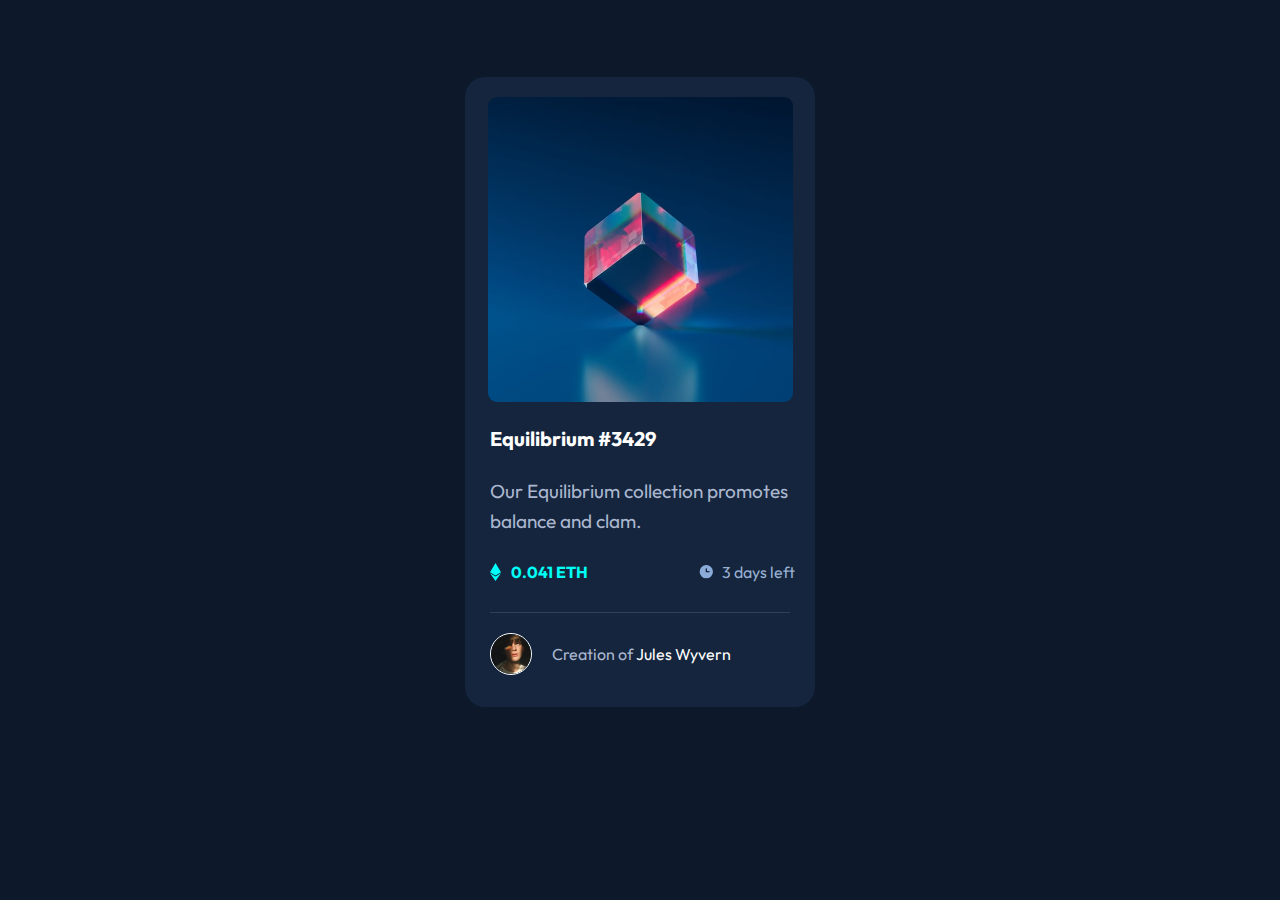
<file: NFT preview card component/index.html>
<!DOCTYPE html>
<html lang="en">
<head>
    <meta charset="UTF-8">
    <meta name="viewport" content="width=device-width, initial-scale=1.0">
    <title>NFT Card</title>
    <link rel="stylesheet" href="style.css">
    <link rel="preconnect" href="https://fonts.googleapis.com">
<link rel="preconnect" href="https://fonts.gstatic.com" crossorigin>
<link href="https://fonts.googleapis.com/css2?family=Outfit:wght@300;400;600&display=swap" rel="stylesheet">
</head>
<body>
    <main>
        <section>
           <div class="image">
             <img src="image-equilibrium.jpg" alt="NFT card image">
             <div>
                <svg width="48" height="48" xmlns="http://www.w3.org/2000/svg"><g fill="none" fill-rule="evenodd"><path d="M0 0h48v48H0z"/><path d="M24 9C14 9 5.46 15.22 2 24c3.46 8.78 12 15 22 15 10.01 0 18.54-6.22 22-15-3.46-8.78-11.99-15-22-15Zm0 25c-5.52 0-10-4.48-10-10s4.48-10 10-10 10 4.48 10 10-4.48 10-10 10Zm0-16c-3.31 0-6 2.69-6 6s2.69 6 6 6 6-2.69 6-6-2.69-6-6-6Z" fill="#FFF" fill-rule="nonzero"/></g></svg>
             </div>
           </div>
            <p class="p-1">Equilibrium #3429</p>
            <p class="p-2">Our Equilibrium collection promotes balance and clam.</p>
           <div class="cont">
               <div class="line-3">
                  <svg width="11" height="18" xmlns="http://www.w3.org/2000/svg"><path d="M11 10.216 5.5 18 0 10.216l5.5 3.263 5.5-3.262ZM5.5 0l5.496 9.169L5.5 12.43 0 9.17 5.5 0Z" fill="#00FFF8"/></svg>
                  <p>0.041 ETH</p>
               </div>
               <div class="line-4">
                  <svg width="17" height="17" xmlns="http://www.w3.org/2000/svg"><path d="M8.305 2.007a6.667 6.667 0 1 0 0 13.334 6.667 6.667 0 0 0 0-13.334Zm2.667 7.334H8.305a.667.667 0 0 1-.667-.667V6.007a.667.667 0 0 1 1.334 0v2h2a.667.667 0 0 1 0 1.334Z" fill="#8BACD9"/></svg>
                  <p>3 days left</p>
               </div>
            </div>
            <div class="line"></div>
            <div class="line-5">
                <img src="image-avatar.png" alt="holders image" class="img2">
                <p>Creation of <span>Jules Wyvern</span></p>
            </div>
        </section>
    </main>
</body>
</html>
</file>
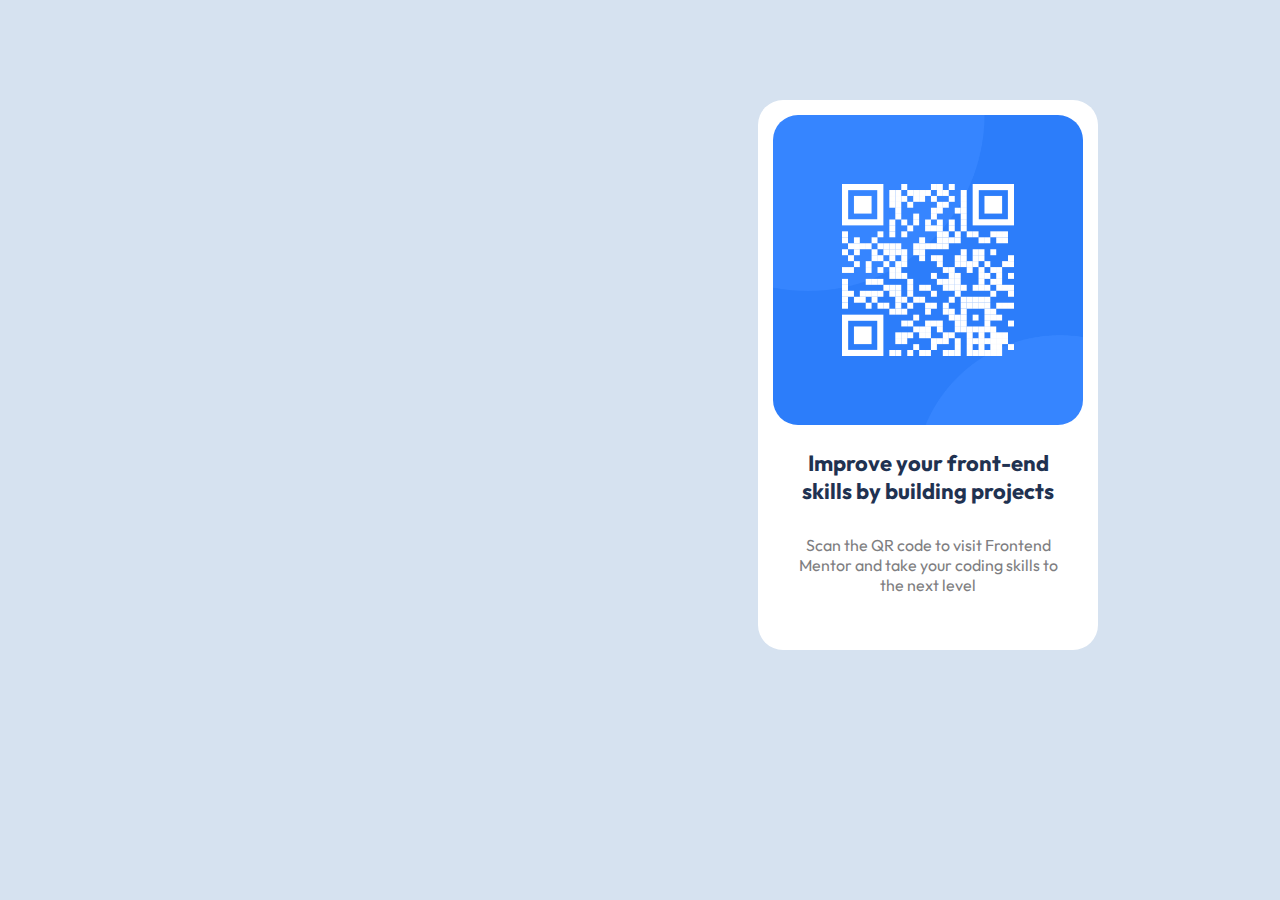
<file: QR code component/index.html>
<!DOCTYPE html>
<html lang="en">
<head>
    <meta charset="UTF-8">
    <meta name="viewport" content="width=device-width, initial-scale=1.0">
    <link rel="stylesheet" href="style.css">
    <title>QR Code</title>
    <link rel="preconnect" href="https://fonts.googleapis.com">
<link rel="preconnect" href="https://fonts.gstatic.com" crossorigin>
<link href="https://fonts.googleapis.com/css2?family=Outfit:wght@400;700&display=swap" rel="stylesheet">
</head>
<body>
    <div class="container">
        <img src="image-qr-code.png" alt="QR code" class="qr-code" />
        <h1 class="para-1">Improve your front-end skills by building projects</h1>
        <p class="para-2">
          Scan the QR code to visit Frontend Mentor and take your coding skills to
          the next level
        </p>
      </div>
</body>
</html>
</file>
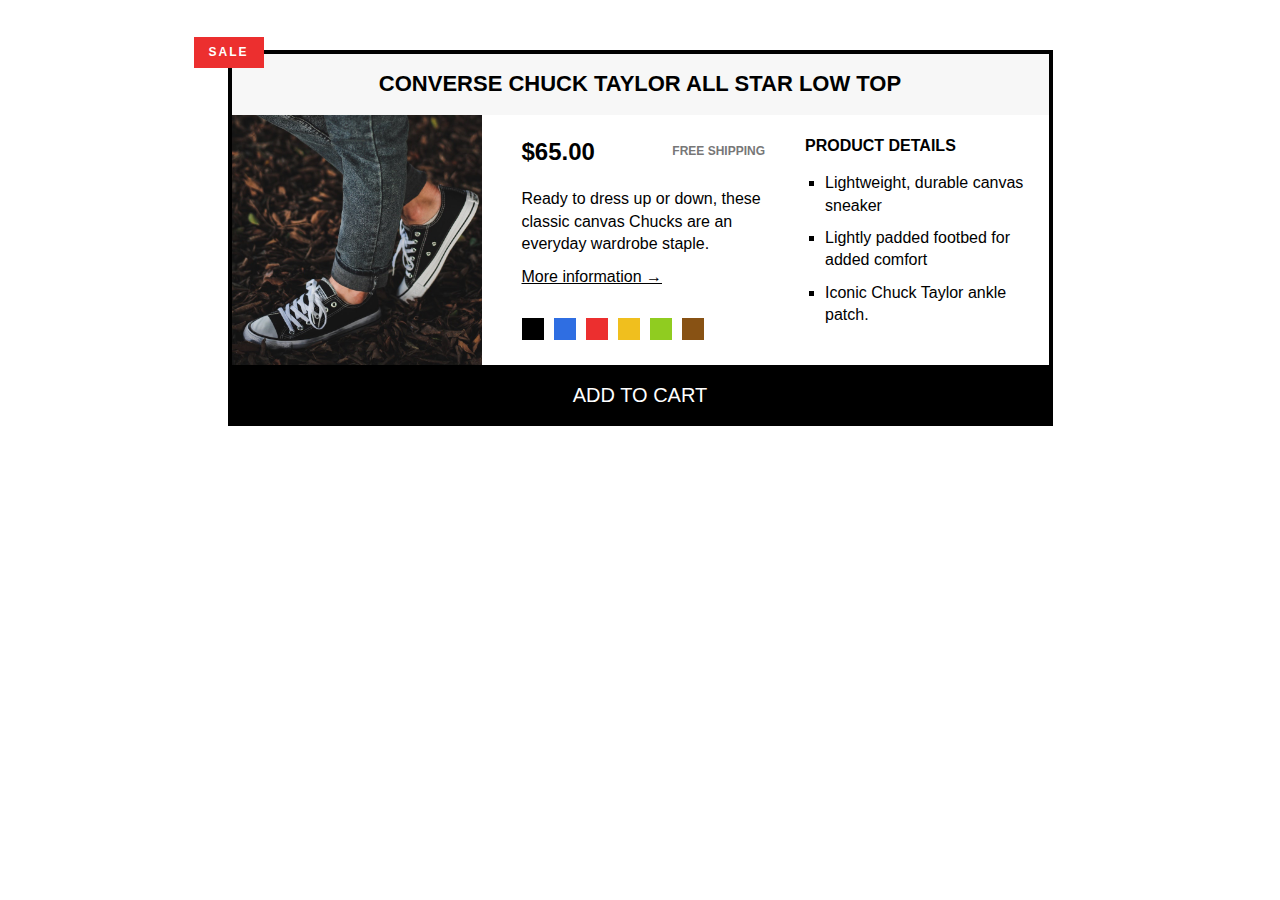
<file: Shoe price details/index.html>
<!DOCTYPE html>
<html lang="en">
  <head>
    <meta charset="UTF-8" />
    <meta http-equiv="X-UA-Compatible" content="IE=edge" />
    <meta name="viewport" content="width=device-width,initial-scale=1.0" />
    <link rel="stylesheet" href="style.css" />
    <title>CONVERSE CHUCK TAYLOR ALL STAR LOW TOP</title>
  </head>
  <body>
    <article class="product">
      <h2 class="product-title">Converse Chuck Taylor All Star Low Top</h2>
      <div class="container">
        <img
          src="challenges.jpg"
          alt="Chuck Taylor All Star Shoe"
          height="250"
          width="250"
          class="product-img"
        />
        <div class="product-info">
          <div class="product-price">
            <p class="price"><strong>$65.00</strong></p>
            <p class="shipping">Free shipping</p>
          </div>
          <p class="sale">Sale</p>

          <p class="product-description">
            Ready to dress up or down, these classic canvas Chucks are an
            everyday wardrobe staple.
          </p>
          <a href="https://converse.com" target="_blank" class="more-info"
            >More information &rarr;</a
          >

          <div class="product-colors">
            <div class="color"></div>
            <div class="color color-blue"></div>
            <div class="color color-red"></div>
            <div class="color color-yellow"></div>
            <div class="color color-green"></div>
            <div class="color color-brown"></div>
          </div>
        </div>

        <div class="product-details">
          <h3 class="details-title">Product details</h3>
          <ul class="details-list">
            <li>Lightweight, durable canvas sneaker</li>
            <li>Lightly padded footbed for added comfort</li>
            <li>Iconic Chuck Taylor ankle patch.</li>
          </ul>
        </div>
      </div>
      <button class="add-cart">Add to cart</button>
    </article>
  </body>
</html>
</file>
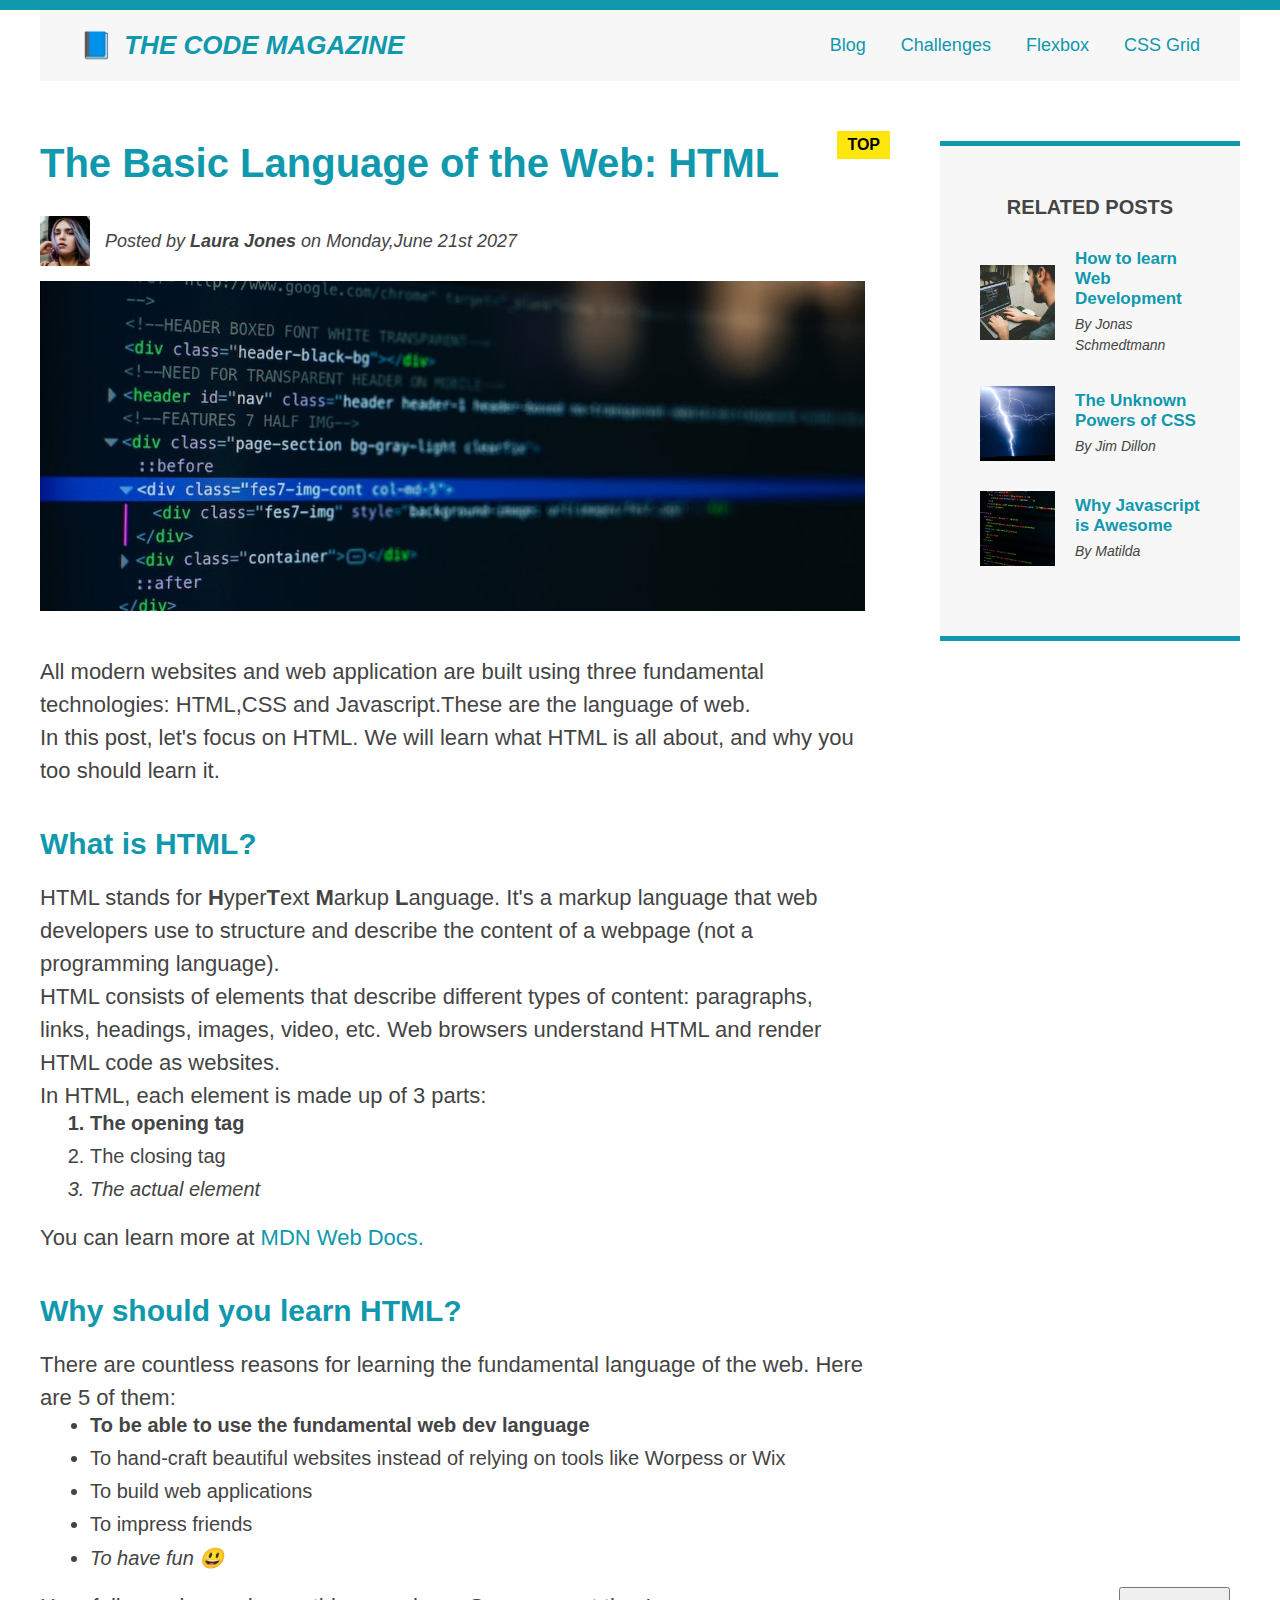
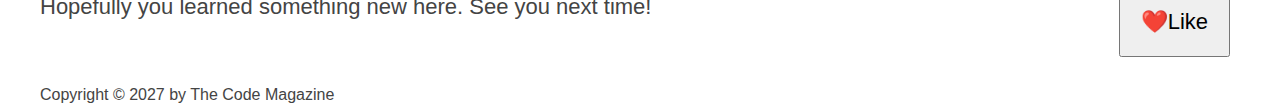
<file: The Code Magazine/index.html>
<!DOCTYPE html>
<html lang="en">
  <head>
    <meta charset="UTF-8" />
    <meta http-equiv="X-UA-Compatible" content="IE=edge" />
    <meta name="viewport" content="width=device-width, initial-scale=1.0" />
    <link rel="stylesheet" href="style.css" />
    <title>The Basic Language of Web</title>
  </head>
  <body>
    <div class="container">
      <header class="main-header clearfix">
        <h1>📘 The Code Magazine</h1>
        <nav>
          <a href="blog.html">Blog</a>
          <a href="#">Challenges</a>
          <a href="flexbox.html" target="_blank">Flexbox</a>
          <a href="css-grid.html"target="_blank">CSS Grid</a>
        </nav>
        <!--<div class="clear"></div> -->
      </header>
     <div class="row">
      <article>
        <header class="post-header">
          <h2>The Basic Language of the Web: HTML</h2>
         <div class="author-box">
           <img
            src="laura-jones.jpg"
            alt="headshot of laurajones"
            width="50"
            height="50"
            class="author-img"
           />

           <p id="author" class="author">
            Posted by <strong>Laura Jones</strong> on Monday,June 21st 2027
           </p>
          </div>
          <img
            src="post-img.jpg"
            alt="HTML code on screen"
            width="500"
            height="200"
            class="post-img"
          />
          <button>❤️Like</button>
        </header>
        <p>
          All modern websites and web application are built using three
          fundamental technologies: HTML,CSS and Javascript.These are the
          language of web.
        </p>
        <p>
          In this post, let's focus on HTML. We will learn what HTML is all
          about, and why you too should learn it.
        </p>
        <h3>What is HTML?</h3>
        <p>
          HTML stands for <b>H</b>yper<b>T</b>ext <b>M</b>arkup <b>L</b>anguage.
          It's a markup language that web developers use to structure and
          describe the content of a webpage (not a programming language).
        </p>
        <p>
          HTML consists of elements that describe different types of content:
          paragraphs, links, headings, images, video, etc. Web browsers
          understand HTML and render HTML code as websites.
        </p>
        <p>In HTML, each element is made up of 3 parts:</p>
        <ol>
          <li class="first-li">The opening tag</li>
          <li>The closing tag</li>
          <li>The actual element</li>
        </ol>
        <p>
          You can learn more at
          <a href="https://developer.mozilla.org/en-US/">MDN Web Docs.</a>
        </p>
        <h3>Why should you learn HTML?</h3>
        <p>
          There are countless reasons for learning the fundamental language of
          the web. Here are 5 of them:
        </p>
        <ul>
          <li class="first-li">
            To be able to use the fundamental web dev language
          </li>
          <li>
            To hand-craft beautiful websites instead of relying on tools like
            Worpess or Wix
          </li>
          <li>To build web applications</li>
          <li>To impress friends</li>
          <li>To have fun 😃</li>
        </ul>
        <p>Hopefully you learned something new here. See you next time!</p>
      </article>
        <aside>
          <h4>Related posts</h4>
          <ul class="related">
            <li class="related-post">
             <img
                src="related-1.jpg"
                alt="Person programming"
                width="75"
                height="75"
              />
              <div>
                <a href="#" class="related-link">How to learn Web Development</a>
                <p class="related-author">By Jonas Schmedtmann</p>
              </div>
            </li>
            <li class="related-post">
              <img
                src="related-2.jpg"
                alt="Ligthning"
                width="75"
                height="75"
              /> 
              <div>
                <a href="#" class="related-link">The Unknown Powers of CSS</a>
                <p class="related-author">By Jim Dillon</p>
              </div>
            </li>
            <li class="related-post">
              <img
                src="related-3.jpg"
                alt="Javascript code on screen"
                width="75"
                height="75"
              />
              <div>
               <a href="#" class="related-link">Why Javascript is Awesome</a>
               <p class="related-author">By Matilda</p>
              </div>
            </li>
          </ul>
        </aside>
      </div> 
        <footer>
          <p id="copyright">Copyright &copy; 2027 by The Code Magazine</p>
        </footer>
    </div>
  </body>
</html>
</file>
<file: NFT preview card component/style.css>
*{
    padding: 0;
    margin:0;
}

body{
    font-family: 'Outfit', sans-serif;
    background-color: #0d192b;
}

section{
    background-color: #fff;
    width: 350px;
    height: 630px;
    text-align: center;
    border-radius: 20px;
    margin-left: auto;
    margin-right: auto;
    margin-top: 6%;
    background-color:hsl(216, 50%, 16%)
}

img{
    width: 305px;
    margin-top: 20px;
    border-radius: 9px;
}

.image{
    position: relative;
}

/*How to hover a image on a image?/reference*/
.image div{
    position: absolute;
    background-color:hsl(178, 100%, 50%);
    top: 0;
    width:305px;
    height:305px;
    opacity: 0;
    margin-top: 20px;
    margin-left: 23px;
    border-radius: 9px;
    /*this property represents
      about the background-color, which 
      is placed according to equilibrium
      image size*/
}

.image div:hover{
    opacity: 1;
    cursor: pointer;
    border-radius: 10px;
}

.image div svg{
    position: absolute;
    top: 50%;
    left: 50%;
    transform: translate(-50%,-50%);
    /*This property helps in placing
     the svg.view img in center of the
     equilibrium image.
     */
}

/*hover image ends*/



.p-1{
    text-align: left;
    padding-left: 25px;
    padding-top: 20px;
    font-size: 20px;
    color: #fff;
    font-weight: bold;
    margin-bottom: 25px;
}

.p-2{
    font-size: 19px;
    text-align: left;
    padding-left: 25px;
    color: hsl(219, 27%, 74%);
    margin-bottom: 25px;
    line-height: 1.6;
}

.line-3{
    display: flex;
    padding-left: 25px;
    color:  hsl(178, 100%, 50%);
    font-weight: bold;
    gap: 10px;
    align-items: center;
}

.line-4{
    display: flex;
    color:  hsl(215, 39%, 71%);
    align-items: center;
    gap: 7px;
}

.cont{
    display: flex;
    gap: 110px;
    margin-bottom: 30px;
}

.line{
    background-color: hsl(215, 32%, 27%);
    height: 1px;
    margin-left: 25px;
    margin-right: 25px;
    margin-bottom: 20px;
}

.img2{
    width: 40px;
    height: 40px;
    border: 1px solid #fff ;
    border-radius: 50%;
    margin-top: 0;
}


.line-5{
    display: flex;
    align-items: center;
    gap: 20px;
    padding-left: 25px;
    color: hsl(219, 27%, 74%);
}

p span {
    color: #fff;
}


.p-1:hover{
    color: hsl(178, 100%, 50%);
    cursor: pointer;
}

span:hover{
    color:hsl(178, 100%, 50%);
    cursor: pointer;
}
</file>
<file: QR code component/style.css>
body {
    background-color: hsl(212, 45%, 89%);
    width: 1440px;
    font-family: 'Outfit', sans-serif;
  }
  
  .container {
    background-color: hsl(0, 0%, 100%);
    width: 340px;
    height: 550px;
    margin: 100px 750px;
    border-radius: 25px;
  }
  
  .qr-code {
    width: 310px;
    margin-top: 15px;
    margin-left: 15px;
    margin-right: 15px;
    margin-bottom: 5px;
    border-radius: 25px;
  }
  
  .para-1 {
    color: hsl(218, 44%, 22%);
    text-align: center;
    font-size: 22px;
    padding-left: 25px;
    padding-right: 25px;
    margin-bottom: 30px;
  }
  
  .para-2 {
    color: hsl(240, 1%, 50%);
    text-align: center;
    font-size: 15px;
    font-size: 16px;
    padding-left: 10px;
    padding-right: 10px;
    margin-right: 20px;
    margin-left: 20px;
  }
</file>
<file: Shoe price details/style.css>
* {
  margin: 0;
  padding: 0;
  box-sizing: border-box;
}

body {
  font-family: sans-serif;
  line-height: 1.4;
}

.clearfix::after {
  content: '';
  display: block;
  clear: both;
}

.container {
/*   background-color: red; */
  display: flex;
  gap: 40px;
}

.product-img {
}

/* PRODUCT */
.product {
  border: 4px solid black;
  width: 825px;
  margin: 50px auto;
  position: relative;
}

.product-title {
  text-align: center;
  font-size: 22px;
  text-transform: uppercase;
  background-color: #f7f7f7;
  padding: 15px;
}

/* PRODUCT INFORMATION */
.product-info {
/*  (825 - 8 - 250 - 80) / 2  */
/*   width: 243px; */
  flex: 1;
  margin-top: 20px;
}

.product-price {
  display: flex;
  justify-content: space-between;
  align-items: center;
  margin-bottom: 20px;
}

.price {
  font-size: 24px;
}

.shipping {
  font-size: 12px;
  text-transform: uppercase;
  font-weight: bold;
  color: #777;
}

.sale {
  background-color: #ec2f2f;
  color: #fff;
  font-size: 12px;
  text-transform: uppercase;
  font-weight: bold;
  letter-spacing: 2px;
  padding: 7px 15px;
  display: inline-block;
  position: absolute;
  top: -17px;
  left: -38px;
  
/*   width: 40px;
  text-align: center; */
}

.product-description {
  margin-bottom: 10px;
}

.more-info:link, .more-info:visited {
  color: black;
  margin-bottom: 30px;
  display: inline-block;
}

.more-info:hover, .more-info:active {
  text-decoration: none;
}

.product-colors {
  display: flex;
  gap: 10px;
}

.color {
  background-color: #000;
  height: 22px;
  width: 22px;
}

.color-blue {
  background-color: #2f6ee2;
}
.color-red {
  background-color: #ec2f2f;
}
.color-yellow {
  background-color: #f0bf1e;
}
.color-green {
  background-color: #90cc20;
}
.color-brown {
  background-color: #885214;
}

/* PRODUCT DETAILS */
.product-details {
/*   width: 243px; */
  margin-top: 20px;
  flex: 1;
}

.details-title {
  text-transform: uppercase;
  font-size: 16px;
  margin-bottom: 15px;
}

.details-list {
  list-style: square;
  margin-left: 20px;
}

.details-list li {
  margin-bottom: 10px;
}

/* BUTTON */
.add-cart {
  background-color: #000;
  border: none;
  color: #fff;
  font-size: 20px;
  text-transform: uppercase;
  cursor: pointer;
  padding: 15px;
  width: 100%;
  border-top: 4px solid black;
}

.add-cart:hover {
  color: #000;
  background-color: #fff;
}
</file>
<file: The Code Magazine/style.css>
* {
  margin: 0;
  padding: 0;
  box-sizing: border-box;
}

body {
  color: #444;
  font-family: sans-serif;

  border-top: 10px solid #1098ad;
  position: relative;
}

.container {
  width: 1200px;
  /*margin-left: auto;
  margin-right: auto;*/
  margin: 0 auto;
}

.main-header {
  background-color: #f7f7f7;
  /*padding: 20px;
  padding-bottom: 40px;*/
  padding: 20px 40px;
  margin-bottom: 60px;
}

nav {
  font-size: 18px;
}

article {
  margin-bottom: 60px;
}

.post-header {
  margin-bottom: 40px;
}

aside {
  background-color: #f7f7f7;
  border-top: 5px solid #1098ad;
  border-bottom: 5px solid #1098ad;
  /* padding-top: 50px;
    padding-bottom: 50px;
    */
  padding: 50px 40px;
}

h1,
h2,
h3 {
  color: #1098ad;
}

h1 {
  font-size: 26px;
  text-transform: uppercase;
  font-style: italic;
}

h2 {
  font-size: 40px;
  margin-bottom: 30px;
}

h3 {
  font-size: 30px;
  margin-bottom: 20px;
  margin-top: 40px;
}

h4 {
  font-size: 20px;
  text-transform: uppercase;
  text-align: center;
  margin-bottom: 30px;
}

p {
  font-size: 22px;
  line-height: 1.5;
}

ol,
ul {
  margin-left: 50px;
  margin-bottom: 20px;
}

li {
  font-size: 20px;
  margin-bottom: 10px;
}

li:last-child {
  margin-bottom: 0;
}

/*footer p {
  font-size: 16px;
}*/

/*
article header p{
  font-style: italic;
}*/

#author {
  font-style: italic;
  font-size: 18px;
}

#copyright {
  font-size: 16px;
}

.related-author {
  font-size: 18px;
  font-weight: bold;
}

/*ul{
  list-style: none;
}*/

.related {
  list-style: none;
  margin-left: 0;
}

/*
.first-li {
  font-weight: bold;
}*/

li:first-child {
  font-weight: bold;
}

li:last-child {
  font-style: italic;
}

/*li:nth-child(even) {
  /* color: red;
}*/

/*Misconception; this won't wor!*/

article p:first-child {
  color: #ff0000;
}

/* Styling Hyperlink */

a:link {
  color: #1098ad;
  text-decoration: none;
}

a:visited {
  color: #1098ad;
}

a:hover {
  color: orangered;
  font-weight: bold;
  text-decoration: underline orangered;
}

a:active {
  background-color: black;
  font-style: italic;
}

/*LVHA*/

.post-img {
  width: 100%;
  height: auto;
}

nav a:link {
  /*background-color: orangered;
  margin: 20px;
  padding: 20px;
  display: block;*/
  margin-right: 30px;
  display: inline-block;
}

nav a:link:last-child {
  margin-right: 0;
}

button {
  padding: 20px;
  font-size: 22px;
  cursor: point;

  position: absolute;
  bottom: 50px;
  right: 50px;
}

h1::first-letter {
  font-style: normal;
  margin-right: 5px;
}

/*p::first-line {
  color: red;
}*/

h2 {
  position: relative;
}

h2::after {
  content: "TOP";
  background-color: #ffe70e;
  color: #000;
  font-size: 16px;
  font-weight: bold;
  display: inline-block;
  padding: 5px 10px;
  position: absolute;
  top: -10px;
  right: -25px;
}

/*Floats

.author-img {
  float: left;
  margin-bottom: 20px;
}

.author {
  float: left;
  margin-top: 10px;
  margin-left: 20px;
}

h1 {
  float: left;
}

nav {
  float: right;
}

/*.clear {
  clear: both;
}

.clearfix::after {
  clear: both;
  content: "";
  display: block;
}

article {
  width: 825px;
  float: left;
}

aside {
  width: 300px;
  float: right;
}

footer {
  clear: both;
}*/

/*Flexbox*/

.main-header{
  display: flex;
  align-items: center;
  justify-content: space-between;
}

.author-box{
  display:flex;
  align-items: center;
  /*justify-content:;*/
  margin-bottom: 15px;
}

.author{
  margin-left: 15px;
}

.related-post{
  display: flex;
  align-items: center;
  gap: 20px;
  margin-bottom: 30px;
}

.related-link:link {
  font-size: 17px;
  font-weight: bold;
  font-style: normal;
  margin-bottom: 5px;
  display: block;

}

.related-author{
  margin-bottom: 0;
  font-size: 14px;
  font-weight: normal;
  font-style: italic;
}

.row{
  display: flex;
  gap: 75px;
  margin-bottom: 60px;
  align-items: flex-start;
}

article{
  flex: 1;
  margin-bottom: 0;
}

aside{
  flex: 0 0 300px;
}
</file>
